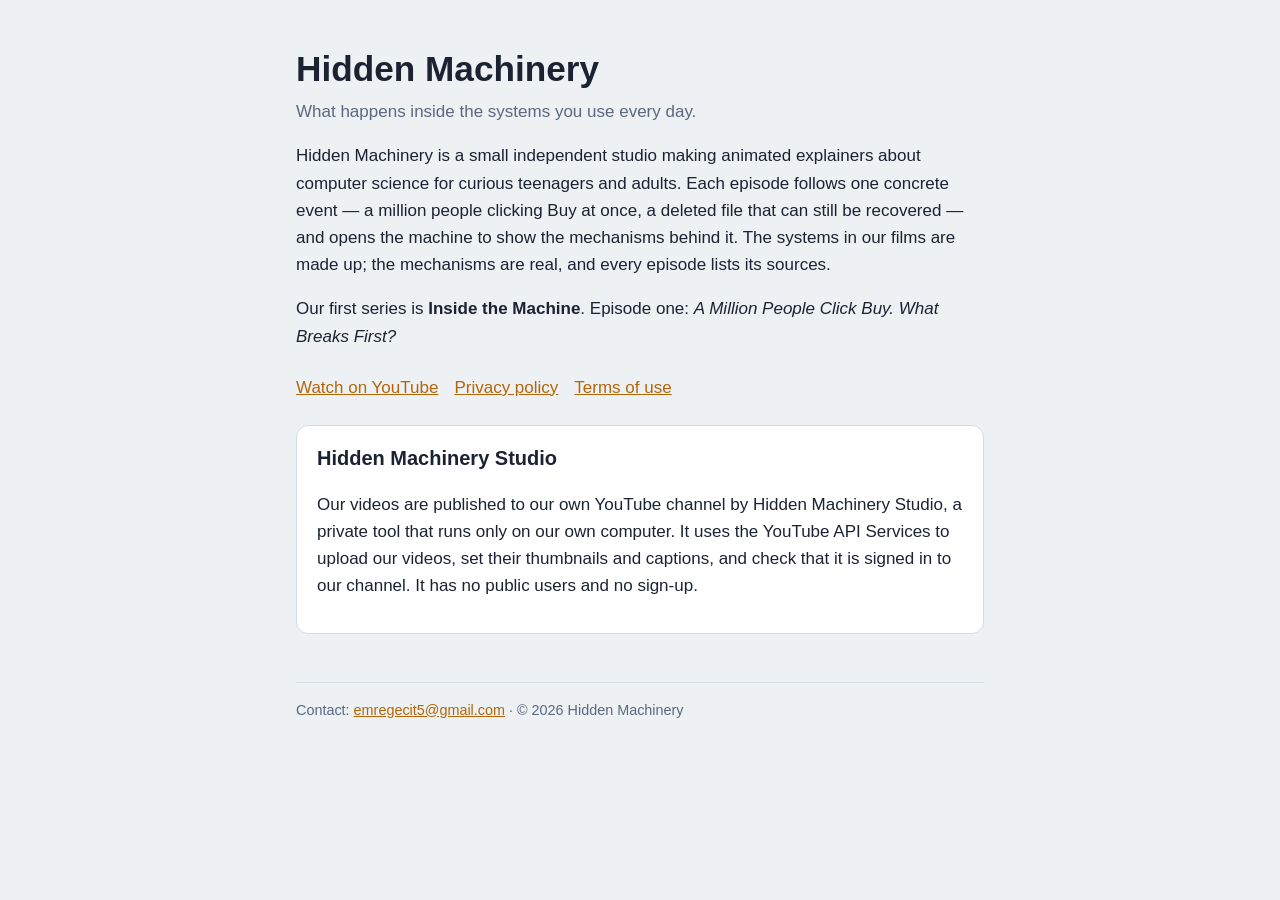
<file: index.html>
<!doctype html>
<html lang="en">
<head>
  <meta charset="utf-8">
  <meta name="viewport" content="width=device-width, initial-scale=1">
  <title>Hidden Machinery</title>
  <meta name="description" content="Hidden Machinery makes animated explainers about what happens inside the systems we use every day.">
  <link rel="stylesheet" href="style.css">
</head>
<body>
<main>
  <header>
    <h1>Hidden Machinery</h1>
    <p>What happens inside the systems you use every day.</p>
  </header>

  <p>Hidden Machinery is a small independent studio making animated explainers about computer science for curious
  teenagers and adults. Each episode follows one concrete event — a million people clicking Buy at once, a deleted
  file that can still be recovered — and opens the machine to show the mechanisms behind it. The systems in our films
  are made up; the mechanisms are real, and every episode lists its sources.</p>

  <p>Our first series is <strong>Inside the Machine</strong>. Episode one: <em>A Million People Click Buy. What
  Breaks First?</em></p>

  <nav>
    <a href="https://www.youtube.com/@HiddenMachineryLab">Watch on YouTube</a>
    <a href="privacy.html">Privacy policy</a>
    <a href="terms.html">Terms of use</a>
  </nav>

  <div class="card">
    <h2 style="margin-top:0">Hidden Machinery Studio</h2>
    <p>Our videos are published to our own YouTube channel by Hidden Machinery Studio, a private tool that runs only on
    our own computer. It uses the YouTube API Services to upload our videos, set their thumbnails and captions, and
    check that it is signed in to our channel. It has no public users and no sign-up.</p>
  </div>

  <footer>
    Contact: <a href="mailto:emregecit5@gmail.com">emregecit5@gmail.com</a> · © 2026 Hidden Machinery
  </footer>
</main>
</body>
</html>
</file>
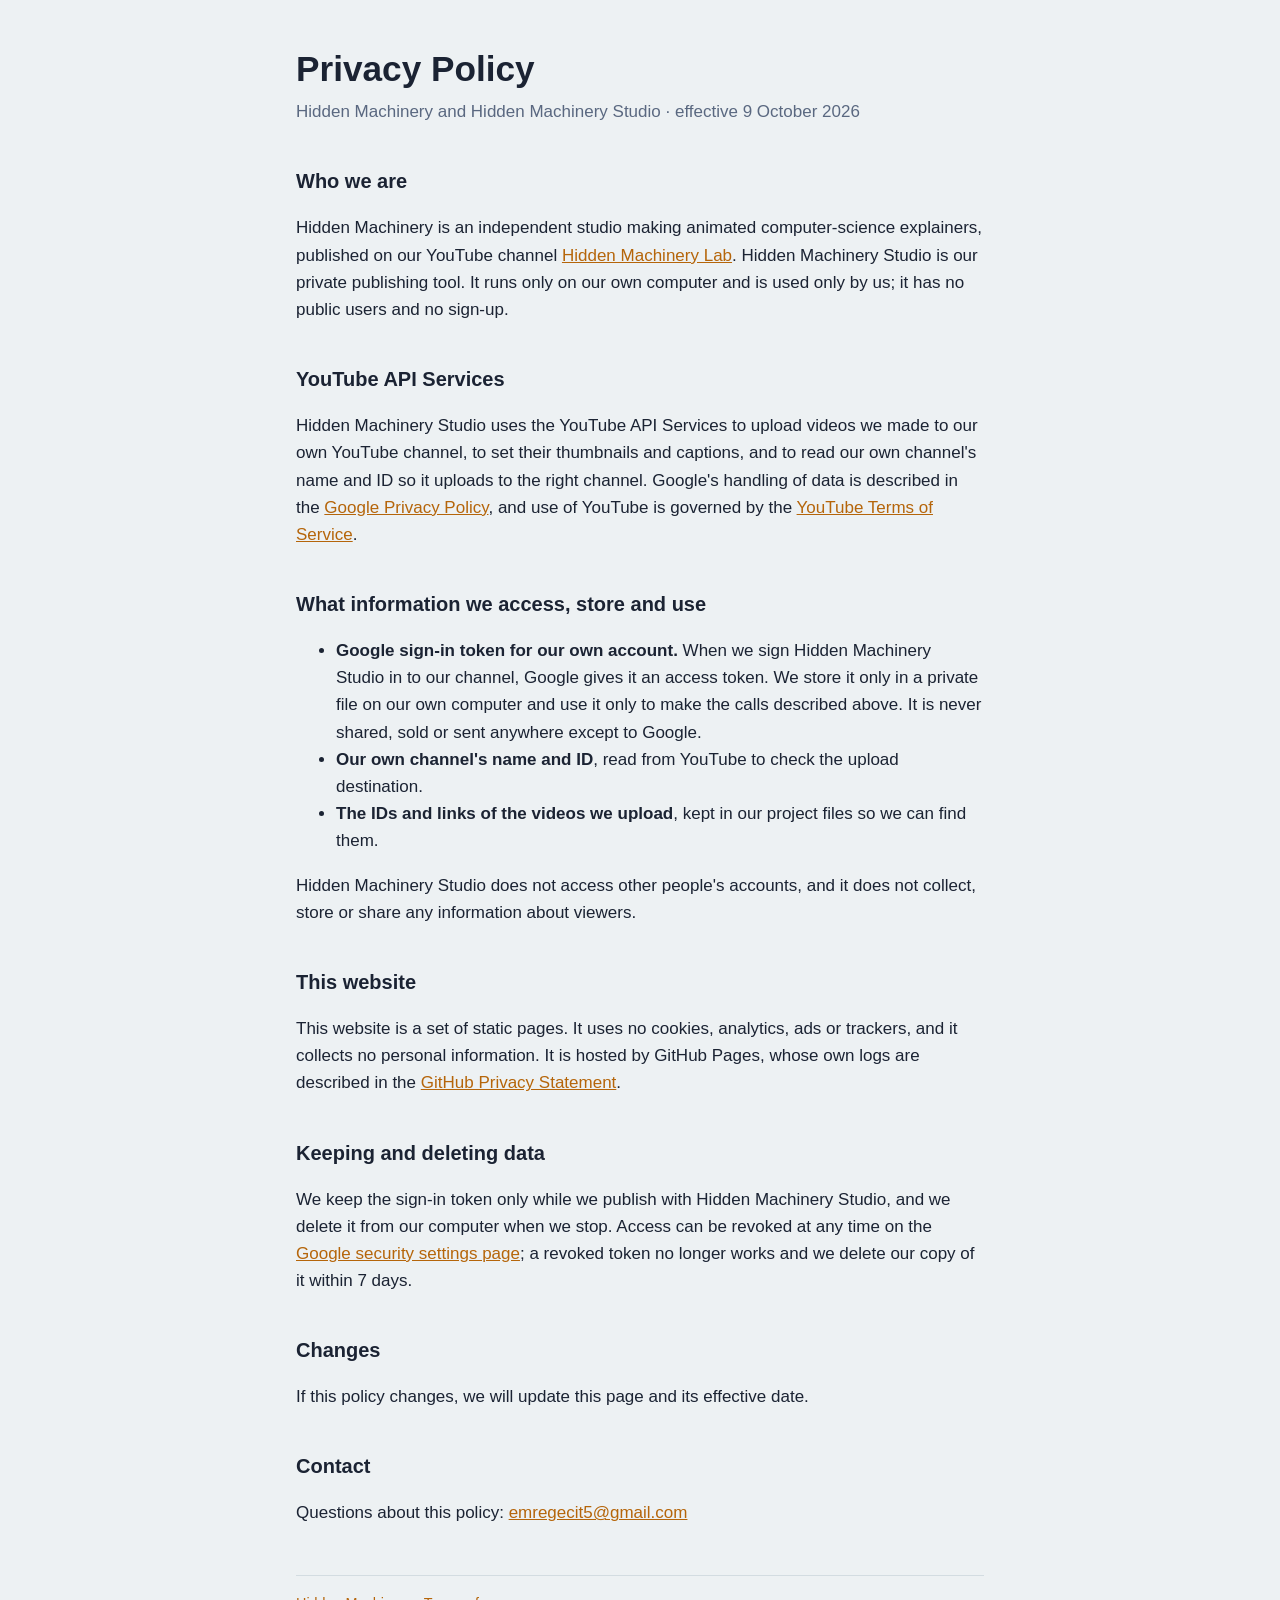
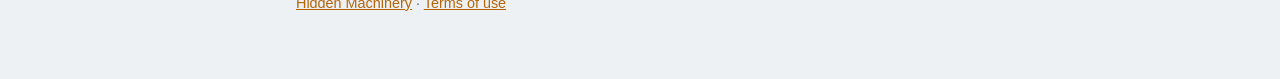
<file: privacy.html>
<!doctype html>
<html lang="en">
<head>
  <meta charset="utf-8">
  <meta name="viewport" content="width=device-width, initial-scale=1">
  <title>Privacy Policy · Hidden Machinery</title>
  <link rel="stylesheet" href="style.css">
</head>
<body>
<main>
  <header>
    <h1>Privacy Policy</h1>
    <p>Hidden Machinery and Hidden Machinery Studio · effective 9 October 2026</p>
  </header>

  <h2>Who we are</h2>
  <p>Hidden Machinery is an independent studio making animated computer-science explainers, published on our YouTube
  channel <a href="https://www.youtube.com/@HiddenMachineryLab">Hidden Machinery Lab</a>. Hidden Machinery Studio is our
  private publishing tool. It runs only on our own computer and is used only by us; it has no public users and no
  sign-up.</p>

  <h2>YouTube API Services</h2>
  <p>Hidden Machinery Studio uses the YouTube API Services to upload videos we made to our own YouTube channel, to set
  their thumbnails and captions, and to read our own channel's name and ID so it uploads to the right channel.
  Google's handling of data is described in the
  <a href="https://www.google.com/policies/privacy">Google Privacy Policy</a>, and use of YouTube is governed by the
  <a href="https://www.youtube.com/t/terms">YouTube Terms of Service</a>.</p>

  <h2>What information we access, store and use</h2>
  <ul>
    <li><strong>Google sign-in token for our own account.</strong> When we sign Hidden Machinery Studio in to our
    channel, Google gives it an access token. We store it only in a private file on our own computer and use it only
    to make the calls described above. It is never shared, sold or sent anywhere except to Google.</li>
    <li><strong>Our own channel's name and ID</strong>, read from YouTube to check the upload destination.</li>
    <li><strong>The IDs and links of the videos we upload</strong>, kept in our project files so we can find them.</li>
  </ul>
  <p>Hidden Machinery Studio does not access other people's accounts, and it does not collect, store or share any
  information about viewers.</p>

  <h2>This website</h2>
  <p>This website is a set of static pages. It uses no cookies, analytics, ads or trackers, and it collects no
  personal information. It is hosted by GitHub Pages, whose own logs are described in the
  <a href="https://docs.github.com/en/site-policy/privacy-policies/github-general-privacy-statement">GitHub Privacy
  Statement</a>.</p>

  <h2>Keeping and deleting data</h2>
  <p>We keep the sign-in token only while we publish with Hidden Machinery Studio, and we delete it from our computer
  when we stop. Access can be revoked at any time on the
  <a href="https://security.google.com/settings/security/permissions">Google security settings page</a>; a revoked
  token no longer works and we delete our copy of it within 7 days.</p>

  <h2>Changes</h2>
  <p>If this policy changes, we will update this page and its effective date.</p>

  <h2>Contact</h2>
  <p>Questions about this policy: <a href="mailto:emregecit5@gmail.com">emregecit5@gmail.com</a></p>

  <footer><a href="index.html">Hidden Machinery</a> · <a href="terms.html">Terms of use</a></footer>
</main>
</body>
</html>
</file>
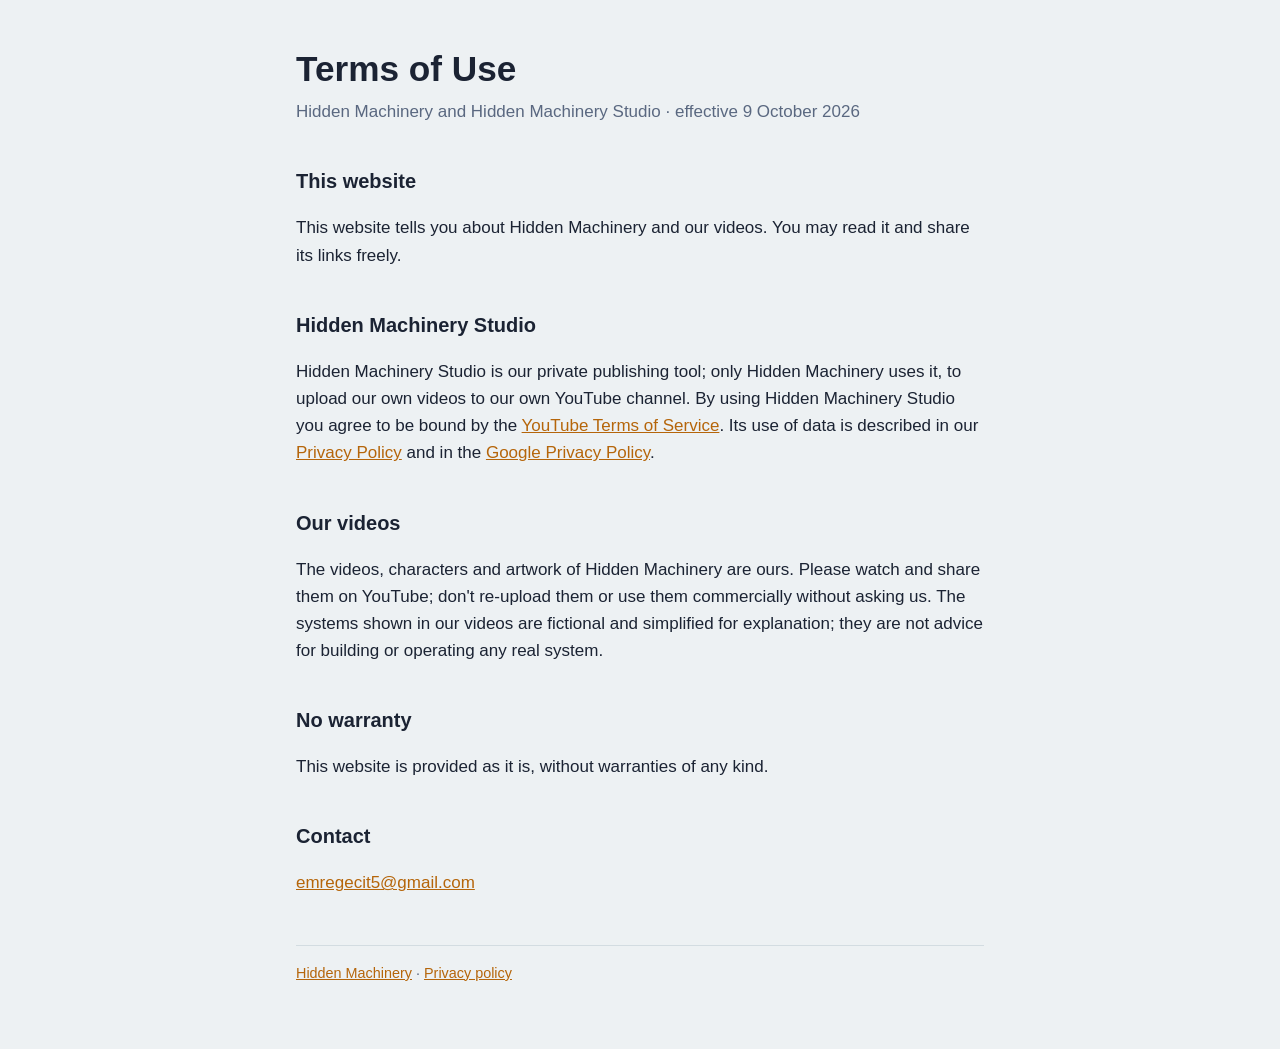
<file: terms.html>
<!doctype html>
<html lang="en">
<head>
  <meta charset="utf-8">
  <meta name="viewport" content="width=device-width, initial-scale=1">
  <title>Terms of Use · Hidden Machinery</title>
  <link rel="stylesheet" href="style.css">
</head>
<body>
<main>
  <header>
    <h1>Terms of Use</h1>
    <p>Hidden Machinery and Hidden Machinery Studio · effective 9 October 2026</p>
  </header>

  <h2>This website</h2>
  <p>This website tells you about Hidden Machinery and our videos. You may read it and share its links freely.</p>

  <h2>Hidden Machinery Studio</h2>
  <p>Hidden Machinery Studio is our private publishing tool; only Hidden Machinery uses it, to upload our own videos
  to our own YouTube channel. By using Hidden Machinery Studio you agree to be bound by the
  <a href="https://www.youtube.com/t/terms">YouTube Terms of Service</a>. Its use of data is described in our
  <a href="privacy.html">Privacy Policy</a> and in the
  <a href="https://www.google.com/policies/privacy">Google Privacy Policy</a>.</p>

  <h2>Our videos</h2>
  <p>The videos, characters and artwork of Hidden Machinery are ours. Please watch and share them on YouTube; don't
  re-upload them or use them commercially without asking us. The systems shown in our videos are fictional and
  simplified for explanation; they are not advice for building or operating any real system.</p>

  <h2>No warranty</h2>
  <p>This website is provided as it is, without warranties of any kind.</p>

  <h2>Contact</h2>
  <p><a href="mailto:emregecit5@gmail.com">emregecit5@gmail.com</a></p>

  <footer><a href="index.html">Hidden Machinery</a> · <a href="privacy.html">Privacy policy</a></footer>
</main>
</body>
</html>
</file>
<file: style.css>
:root {
  --ink: #1b2333;
  --muted: #5a6880;
  --paper: #edf1f3;
  --card: #ffffff;
  --accent: #b5650a;
  --line: #d3dce1;
}
@media (prefers-color-scheme: dark) {
  :root {
    --ink: #e9eef2;
    --muted: #a9b5c6;
    --paper: #141a26;
    --card: #1d2433;
    --accent: #ffae1a;
    --line: #2c3547;
  }
}
* { box-sizing: border-box; }
body {
  margin: 0;
  background: var(--paper);
  color: var(--ink);
  font: 17px/1.6 -apple-system, BlinkMacSystemFont, "Segoe UI", Roboto, sans-serif;
}
main { max-width: 720px; margin: 0 auto; padding: 48px 16px 64px; }
header p { color: var(--muted); margin-top: 0; }
h1 { font-size: 2.2rem; line-height: 1.2; margin: 0 0 8px; }
h2 { font-size: 1.25rem; margin-top: 2em; }
a { color: var(--accent); }
.card { background: var(--card); border: 1px solid var(--line); border-radius: 12px; padding: 16px 20px; margin: 24px 0; }
nav { display: flex; flex-wrap: wrap; gap: 16px; margin: 24px 0; }
footer { margin-top: 48px; padding-top: 16px; border-top: 1px solid var(--line); color: var(--muted); font-size: 0.9rem; }
</file>
